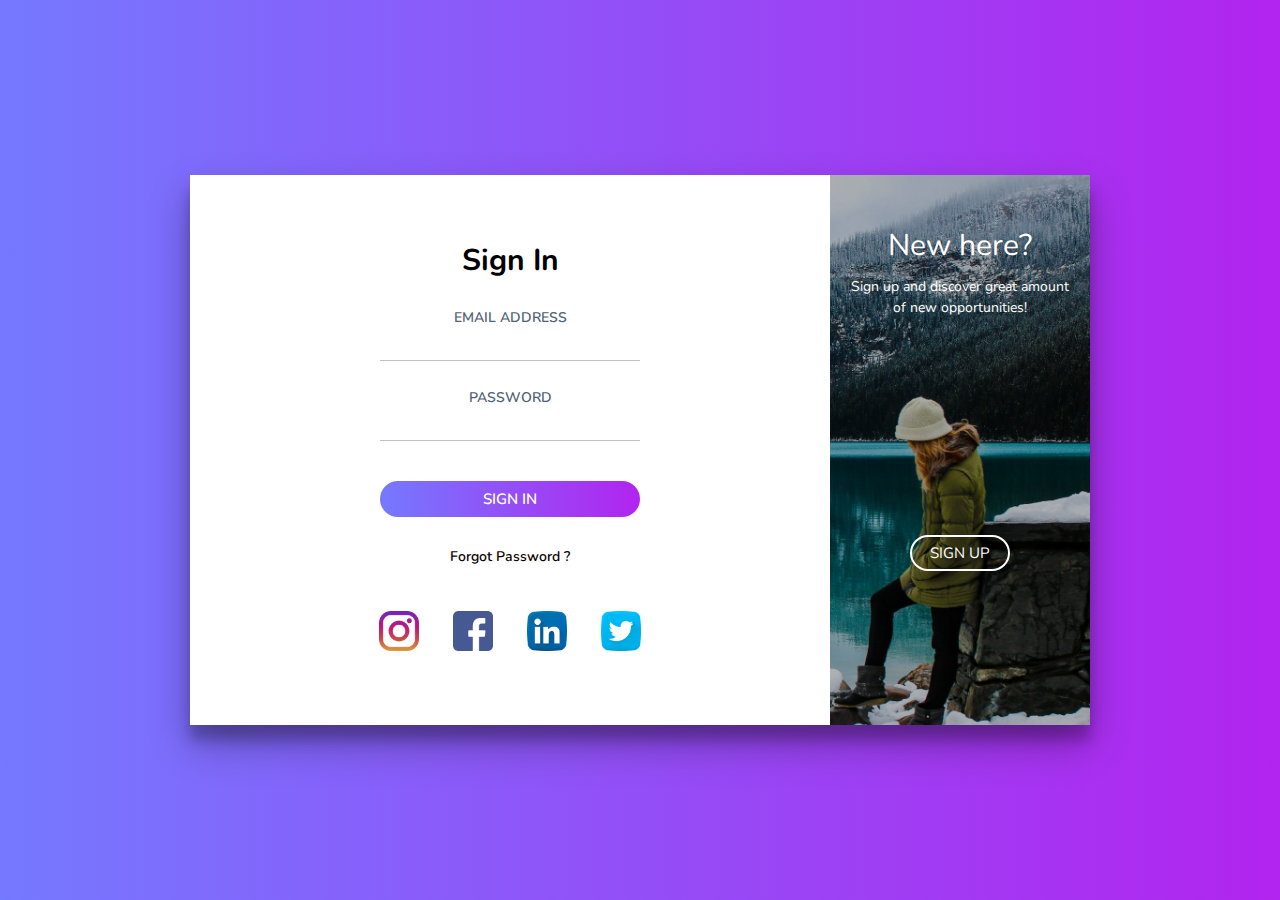
<file: portfolio/Contact-us/index.html>
<!DOCTYPE html>
<html>

<head>
    <title>How to Design Login & Registration Form Transition</title>
    <meta charset="UTF-8">
    <meta name="viewport" content="width=device-width, initial-scale=1">
    <link rel="stylesheet" type="text/css" href="style.css">
    <link href="https://fonts.googleapis.com/css?family=Nunito:400,600,700,800&display=swap" rel="stylesheet">
</head>

<body>

    <div class="cont">
        <div class="form sign-in">
            <h2>Sign In</h2>
            <label>
                <span>Email Address</span>
                <input type="email" name="email">
            </label>
            <label>
                <span>Password</span>
                <input type="password" name="password">
            </label>
            <button class="submit" type="button">Sign In</button>
            <p class="forgot-pass">Forgot Password ?</p>

            <div class="social-media">
                <ul>
                    <li><a href="https://www.instagram.com/pratikrbagale/"><img src="instagram.png"></a></li>
                    <li><a href="//www.facebook.com/pratik.bagale.39"></a><img src="facebook.png"></li>
                    <li><a href="https://www.linkedin.com/in/pratik-bagale-00767215a/"></a><img src="linkedin.png">
                    </li>
                    <li><a href="https://twitter.com/Pratik930?s=09"></a><img src="twitter.png"></li>
                </ul>
            </div>
        </div>

        <div class="sub-cont">
            <div class="img">
                <div class="img-text m-up">
                    <h2>New here?</h2>
                    <p>Sign up and discover great amount of new opportunities!</p>
                </div>
                <div class="img-text m-in">
                    <h2>One of us?</h2>
                    <p>If you already has an account, just sign in. We've missed you!</p>
                </div>
                <div class="img-btn">
                    <span class="m-up">Sign Up</span>
                    <span class="m-in">Sign In</span>
                </div>
            </div>
            <div class="form sign-up">
                <h2>Sign Up</h2>
                <label>
                    <span>Name</span>
                    <input type="text">
                </label>
                <label>
                    <span>Email</span>
                    <input type="email">
                </label>
                <label>
                    <span>Password</span>
                    <input type="password">
                </label>
                <label>
                    <span>Confirm Password</span>
                    <input type="password">
                </label>
                <button type="button" class="submit">Sign Up Now</button>
            </div>
        </div>
    </div>
    <script type="text/javascript" src="script.js"></script>
</body>

</html>
</file>
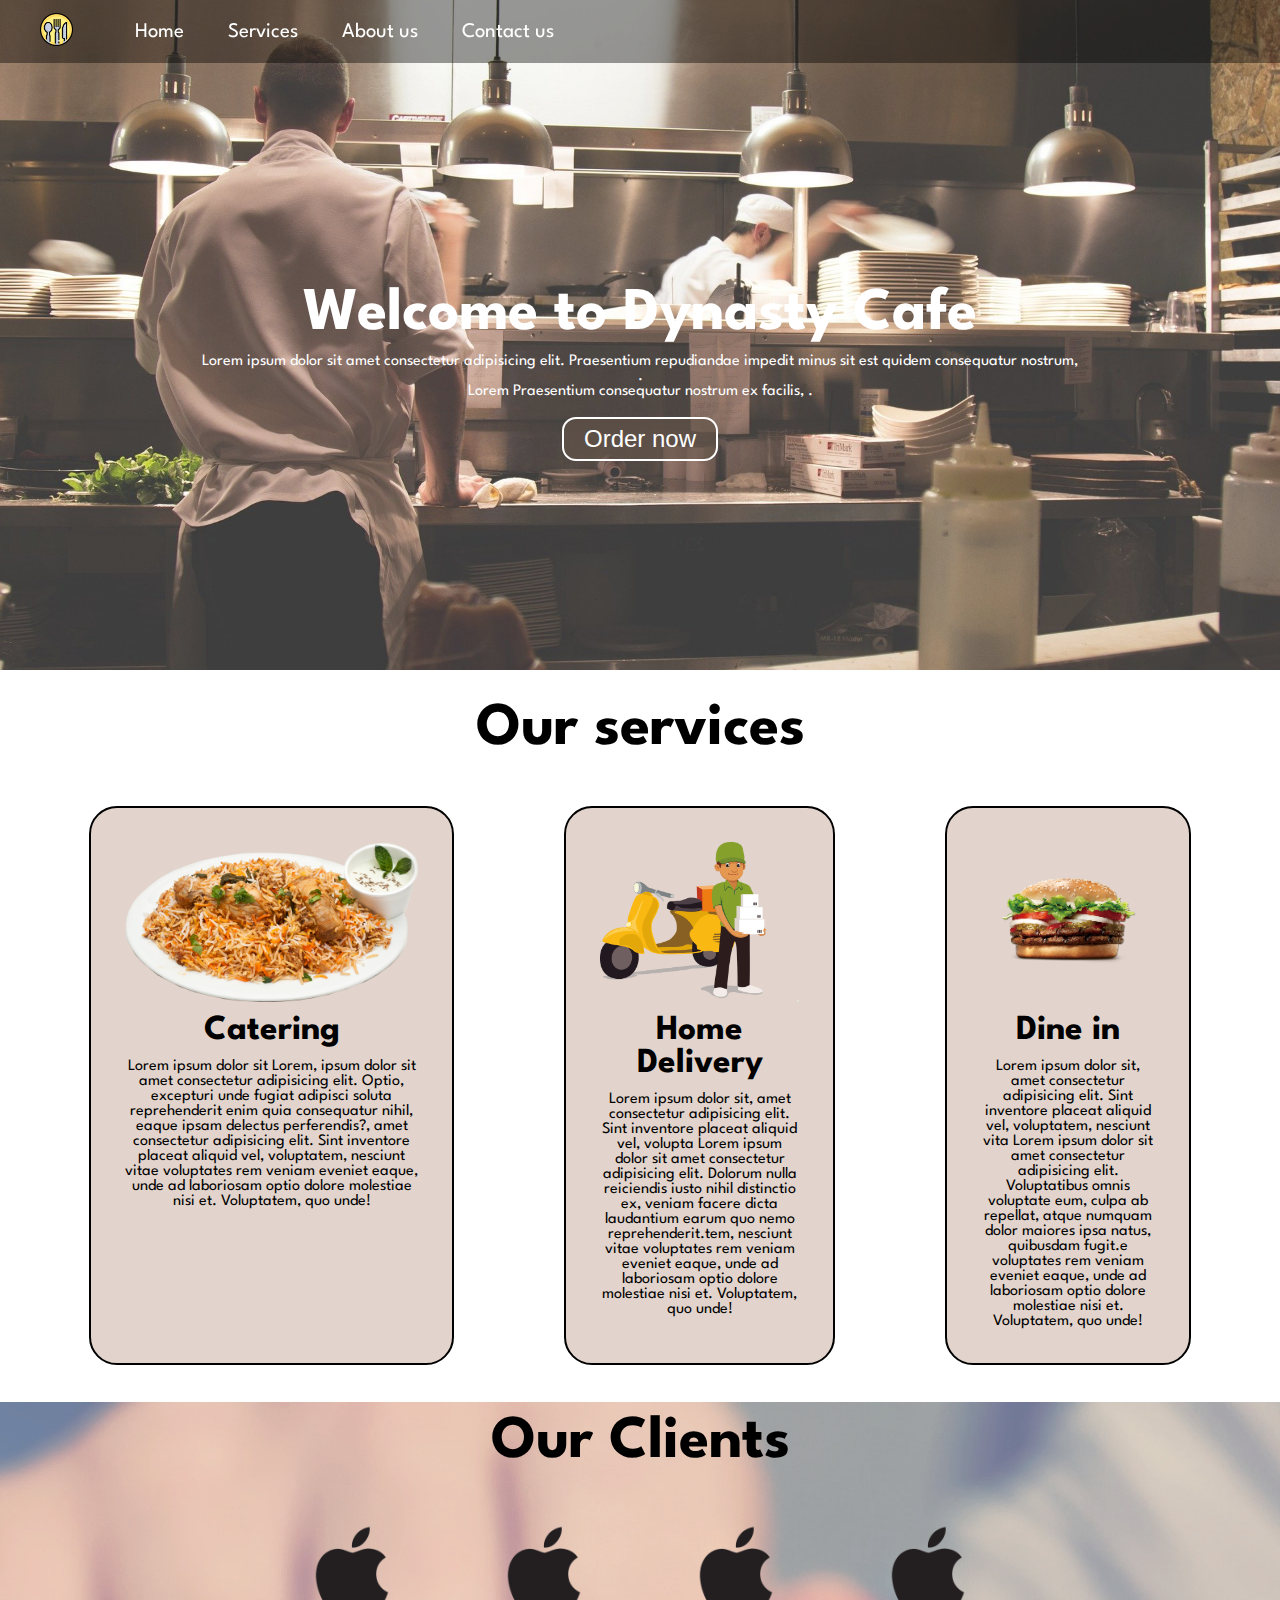
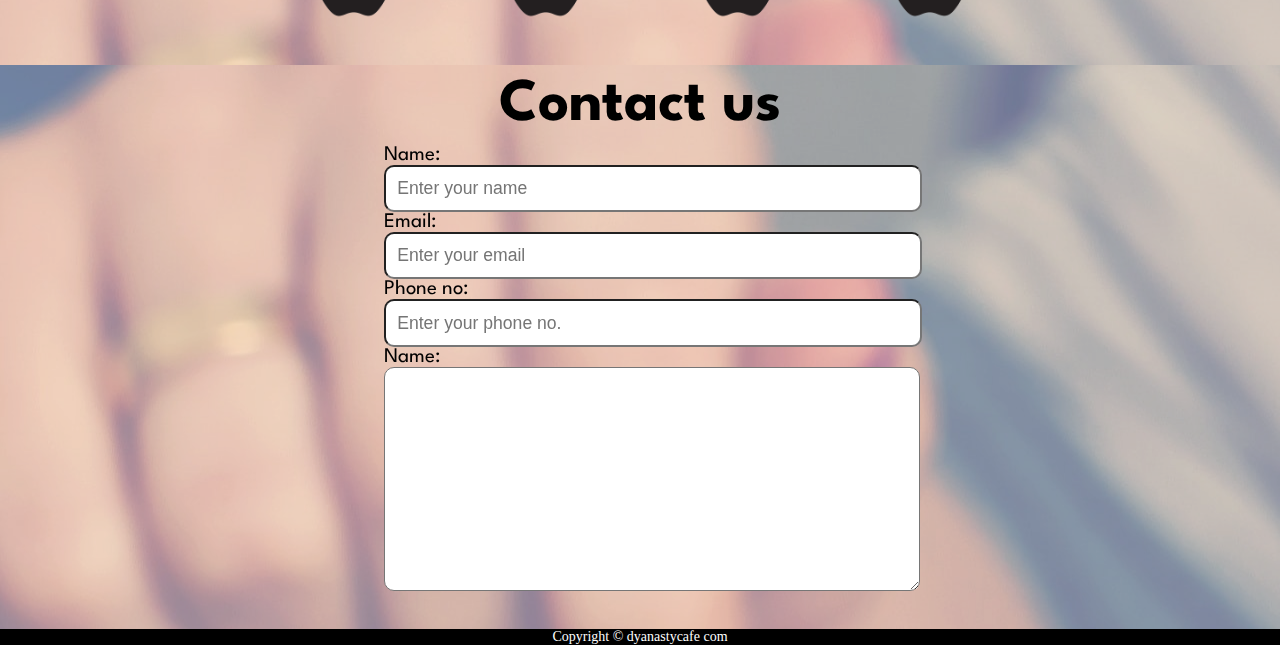
<file: Codes/home.html>
<!DOCTYPE html>
<html lang="en">

<head>
    <meta charset="UTF-8">
    <meta name="viewport" content="width=device-width, initial-scale=1.0">
    <title>Dynasty Cafe</title>
    <link rel="icon" href="hotelpng.png" type="image/x-icon">
    <link rel="stylesheet" href="home.css">
    <link rel="stylesheet" media="screen and(max-width: 700px) phone.css">
    <link rel="preconnect" href="https://fonts.gstatic.com">
    <link href="https://fonts.googleapis.com/css2?family=Spartan:wght@500&display=swap" rel="stylesheet">
</head>

<body>
    <nav id="navbar">
        <div id="logo">
            <img src="hotelpng.png" alt="Dynasty Cafe">
        </div>
        <ul>
            <li class="item"><a href="#">Home</a></li>
            <li class="item"><a href="#">Services</a></li>
            <li class="item"><a href="#">About us</a></li>
            <li class="item"><a href="#">Contact us</a></li>
        </ul>
    </nav>

    <section id="home">
        <h1 class="h-primary">Welcome to Dynasty Cafe</h1>
        <p>Lorem ipsum dolor sit amet consectetur adipisicing elit. Praesentium repudiandae impedit minus sit est quidem
            consequatur nostrum, .</p>
        <p>Lorem Praesentium consequatur nostrum ex facilis, .</p>
        <button class="btn">Order now</button>
    </section>
    <section id="services-container">
        <h1 class="h-primary center">Our services</h1>
        <div id="services">
            <div class="box">
                <img src="png1.png" alt="">
                <h2 class="h-secondary center">Catering</h2>
                <p class="center">
                    Lorem ipsum dolor sit Lorem, ipsum dolor sit amet consectetur adipisicing elit. Optio, excepturi
                    unde fugiat adipisci soluta reprehenderit enim quia consequatur nihil, eaque ipsam delectus
                    perferendis?, amet consectetur adipisicing elit. Sint inventore placeat aliquid vel,
                    voluptatem, nesciunt vitae voluptates rem veniam eveniet eaque, unde ad laboriosam optio dolore
                    molestiae nisi et. Voluptatem, quo unde!</p>
            </div>
            <div class="box">
                <img src="deliveryboy.png" alt="">
                <h2 class="h-secondary center">Home Delivery</h2>
                <p class="center">
                    Lorem ipsum dolor sit, amet consectetur adipisicing elit. Sint inventore placeat aliquid vel,
                    volupta Lorem ipsum dolor sit amet consectetur adipisicing elit. Dolorum nulla reiciendis iusto
                    nihil distinctio ex, veniam facere dicta laudantium earum quo nemo reprehenderit.tem, nesciunt vitae
                    voluptates rem veniam eveniet eaque, unde ad laboriosam optio dolore
                    molestiae nisi et. Voluptatem, quo unde!</p>
            </div>
            <div class="box">
                <img src="png3.png" alt="">
                <h2 class="h-secondary center">Dine in</h2>
                <p class="center">
                    Lorem ipsum dolor sit, amet consectetur adipisicing elit. Sint inventore placeat aliquid vel,
                    voluptatem, nesciunt vita Lorem ipsum dolor sit amet consectetur adipisicing elit. Voluptatibus
                    omnis voluptate eum, culpa ab repellat, atque numquam dolor maiores ipsa natus, quibusdam fugit.e
                    voluptates rem veniam eveniet eaque, unde ad laboriosam optio dolore
                    molestiae nisi et. Voluptatem, quo unde!</p>
            </div>
        </div>
    </section>
    <section id="client-section">
        <h1 class="h-primary center">Our Clients</h1>
        <div id="clients">
            <div class="client-item">
                <img src="logo1food.png" alt="our clinets">

            </div>
            <div class="client-item">
                <img src="logo1food.png" alt="our clinets">

            </div>
            <div class="client-item">
                <img src="logo1food.png" alt="our clinets">

            </div>
            <div class="client-item">
                <img src="logo1food.png" alt="our clinets">

            </div>
        </div>
    </section>
    <section id="contact">
        <h2 class="h-primary center">Contact us</h2>
        <div id="contact-box">
            <form action="">
                <div class="form-group">
                    <label for="name">Name: </label>
                    <input type="text" name="name" id="name" placeholder="Enter your name">
                </div>
                <div class="form-group">
                    <label for="email">Email: </label>
                    <input type="email" name="name" id="email" placeholder="Enter your email">
                </div>
                <div class="form-group">
                    <label for="phone">Phone no: </label>
                    <input type="phone" name="name" id="phone" placeholder="Enter your phone no.">
                </div>
                <div class="form-group">
                    <label for="message">Name: </label>
                    <textarea name="message" id="" cols="30" rows="10"></textarea>
            </form>
        </div>
        </div>
    </section>
    <footer>
        <div class="center">
            Copyright &copy; dyanastycafe com
        </div>
    </footer>
</body>

</html>
</file>
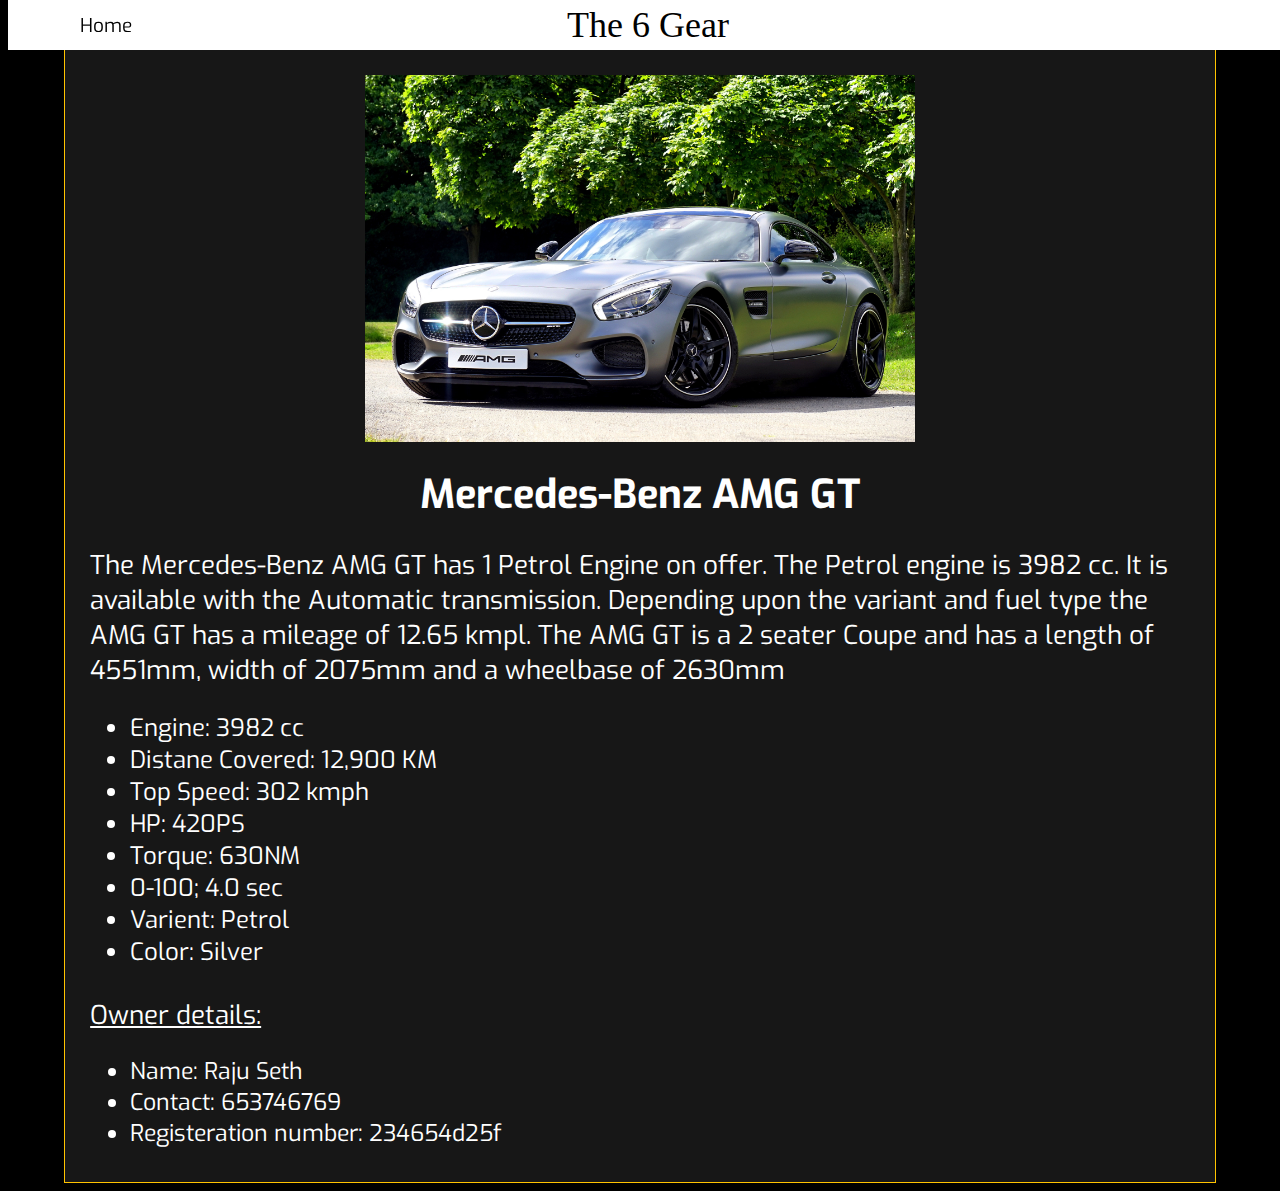
<file: For Showroom/amggt1.html>
<!DOCTYPE html>
<html lang="en">

<head>
    <meta charset="UTF-8">
    <meta name="viewport" content="width=device-width, initial-scale=1.0">
    <title>AMG-GT</title>
    <link rel="icon" href="titleimg.png" type="image/x-icon">
    <link rel="stylesheet" href="amggt1.css">
    <link rel="preconnect" href="https://fonts.gstatic.com">
    <link href="https://fonts.googleapis.com/css2?family=Exo&display=swap" rel="stylesheet">
</head>

<body>
    <header>
        The 6 Gear
    </header>
    <div class="button1">
        <a href="second-hand-car.html">Home</a>
    </div>
    <div class="container1">
        <img src="AMG-GT-Silver.jpg" alt="error" class="img1">
        <div class="class2">
            <h1>Mercedes-Benz AMG GT</h1>
            <p><span id="id2">
                    The Mercedes-Benz AMG GT has 1 Petrol Engine on offer. The Petrol engine is 3982 cc. It is available
                    with the Automatic transmission. Depending upon the variant and fuel type the AMG GT has a mileage
                    of
                    12.65 kmpl. The AMG GT is a 2 seater Coupe and has a length of 4551mm, width of 2075mm and a
                    wheelbase
                    of 2630mm
                </span>
            <div class="class3">
                <ul>
                    <li>Engine: 3982 cc</li>
                    <li>Distane Covered: 12,900 KM</li>
                    <li>Top Speed: 302 kmph</li>
                    <li>HP: 420PS</li>
                    <li>Torque: 630NM</li>
                    <li>0-100; 4.0 sec</li>
                    <li>Varient: Petrol</li>
                    <li>Color: Silver</li>
                </ul>
            </div>
            </p>
        </div>
        <div class="class1">
            <span id="id1"> Owner details:</span>
            <ul>
                <li>Name: Raju Seth</li>
                <li>Contact: 653746769</li>
                <li>Registeration number: 234654d25f</li>
            </ul>
        </div>


    </div>

</body>

</html>
</file>
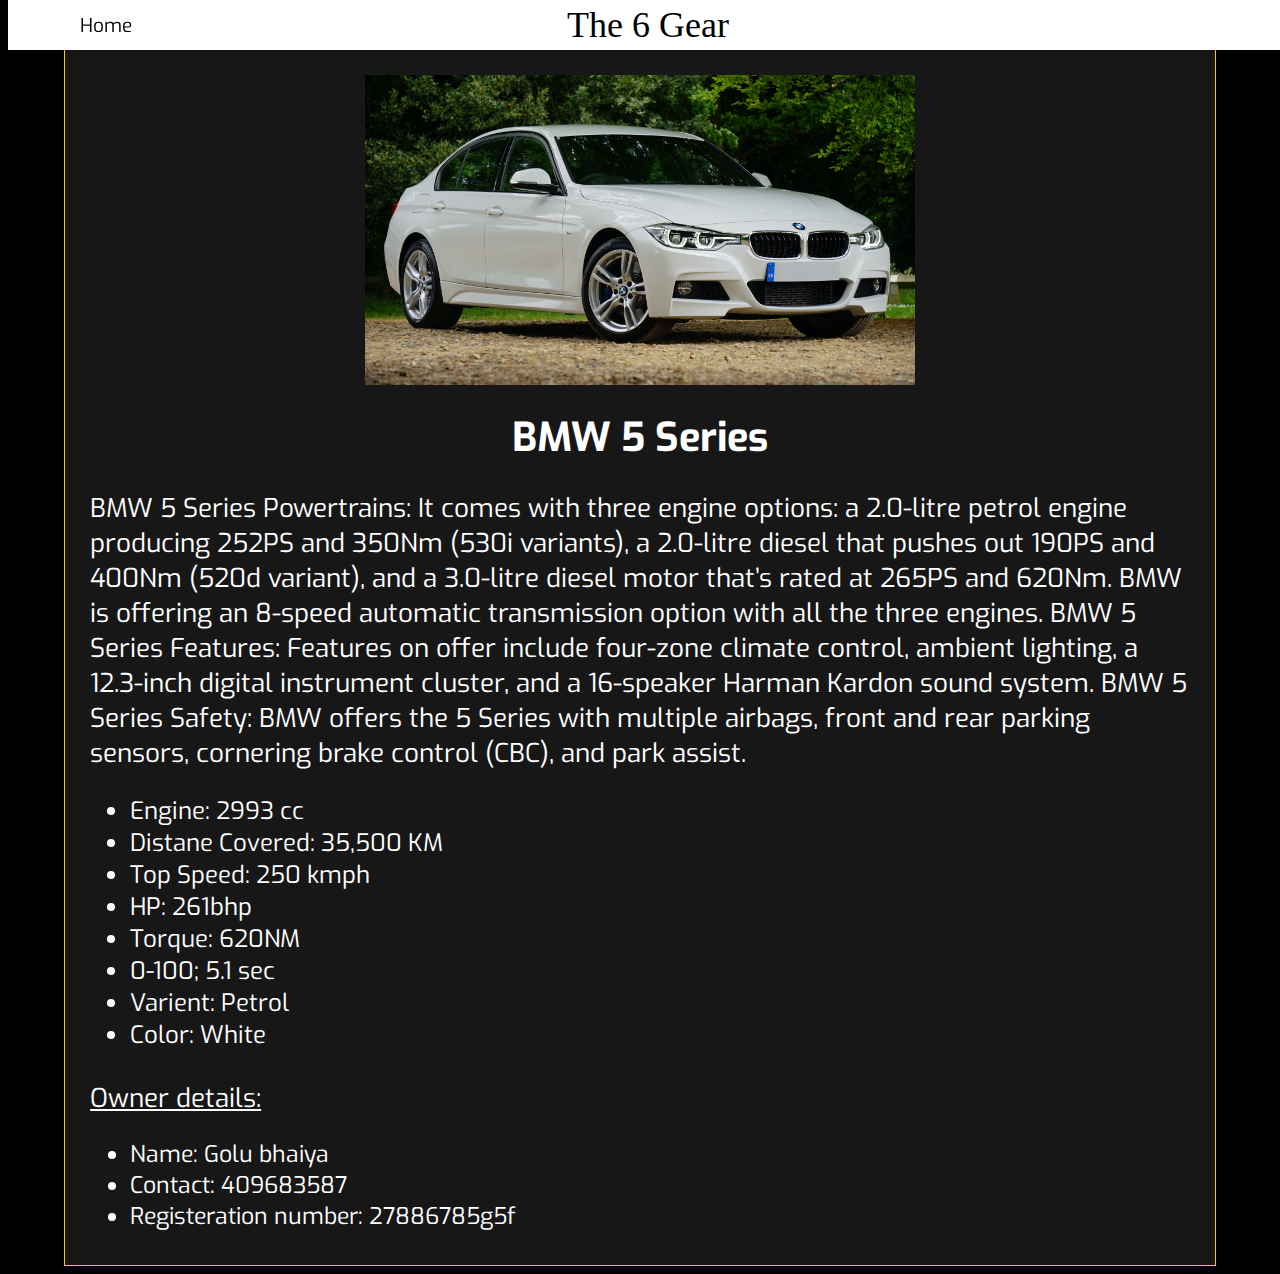
<file: For Showroom/car3.html>
<!DOCTYPE html>
<html lang="en">

<head>
    <meta charset="UTF-8">
    <meta name="viewport" content="width=device-width, initial-scale=1.0">
    <title>AMG-GT</title>
    <link rel="icon" href="titleimg.png" type="image/x-icon">
    <link rel="stylesheet" href="amggt1.css">
    <link rel="preconnect" href="https://fonts.gstatic.com">
    <link href="https://fonts.googleapis.com/css2?family=Exo&display=swap" rel="stylesheet">
</head>

<body>
    <header>
        The 6 Gear
    </header>
    <div class="button1">
        <a href="second-hand-car.html">Home</a>
    </div>
    <div class="container1">
        <img src="5-series.jpg" alt="error" class="img1">
        <div class="class2">
            <h1>BMW 5 Series</h1>
            <p><span id="id2">
                    BMW 5 Series Powertrains: It comes with three engine options: a 2.0-litre petrol engine producing
                    252PS and 350Nm (530i variants), a 2.0-litre diesel that pushes out 190PS and 400Nm (520d variant),
                    and a 3.0-litre diesel motor that’s rated at 265PS and 620Nm. BMW is offering an 8-speed automatic
                    transmission option with all the three engines.

                    BMW 5 Series Features: Features on offer include four-zone climate control, ambient lighting, a
                    12.3-inch digital instrument cluster, and a 16-speaker Harman Kardon sound system.

                    BMW 5 Series Safety: BMW offers the 5 Series with multiple airbags, front and rear parking sensors,
                    cornering brake control (CBC), and park assist. </span>
            <div class="class3">
                <ul>
                    <li>Engine: 2993 cc</li>
                    <li>Distane Covered: 35,500 KM</li>
                    <li>Top Speed: 250 kmph</li>
                    <li>HP: 261bhp</li>
                    <li>Torque: 620NM</li>
                    <li>0-100; 5.1 sec</li>
                    <li>Varient: Petrol</li>
                    <li>Color: White</li>
                </ul>
            </div>
            </p>
        </div>
        <div class="class1">
            <span id="id1"> Owner details:</span>
            <ul>
                <li>Name: Golu bhaiya</li>
                <li>Contact: 409683587</li>
                <li>Registeration number: 27886785g5f</li>
            </ul>
        </div>


    </div>

</body>

</html>
</file>
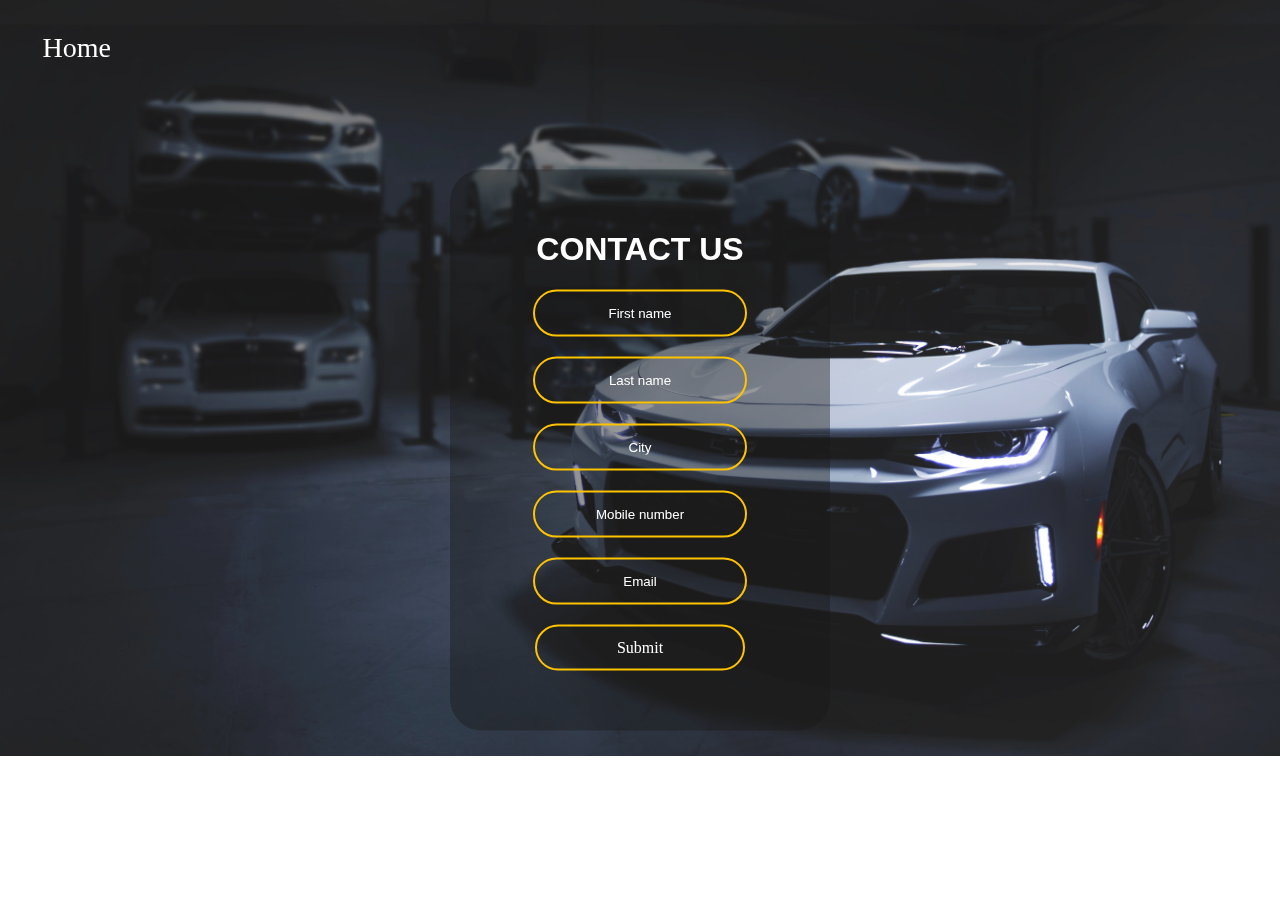
<file: For Showroom/contact-us.html>
<!DOCTYPE html>
<html lang="en">

<head>
    <meta charset="UTF-8">
    <meta name="viewport" content="width=device-width, initial-scale=1.0">
    <title>Contact us</title>
    <link rel="stylesheet" href="contact-us.css">
    <link rel="icon" href="titleimg.png" type="image/x-icon">
</head>

<body>
    <div class="img">
        <img src="contact-us-img.jpg" alt="" width="100%" height="">
    </div>
    <form class="box" action="index.html" method="post">
        <span class="contactus">
            <h1>Contact us</h1>
        </span>
        <input type="text" name="firstname" id="textname" placeholder="First name">
        <input type="text" name="lastname" id="textname" placeholder="Last name">
        <input type="text" name="location" id="textname" placeholder="City">
        <input type="text" name="number" id="textname" placeholder="Mobile number">
        <input type="text" name="emailid" id="textname" placeholder="Email">
        <a href="thank-you-for-sub.html" class="button">Submit</a>
    </form>
    <div class="button1">
        <a href="second-hand-car.html">Home</a>
    </div>
</body>

</html>
</file>
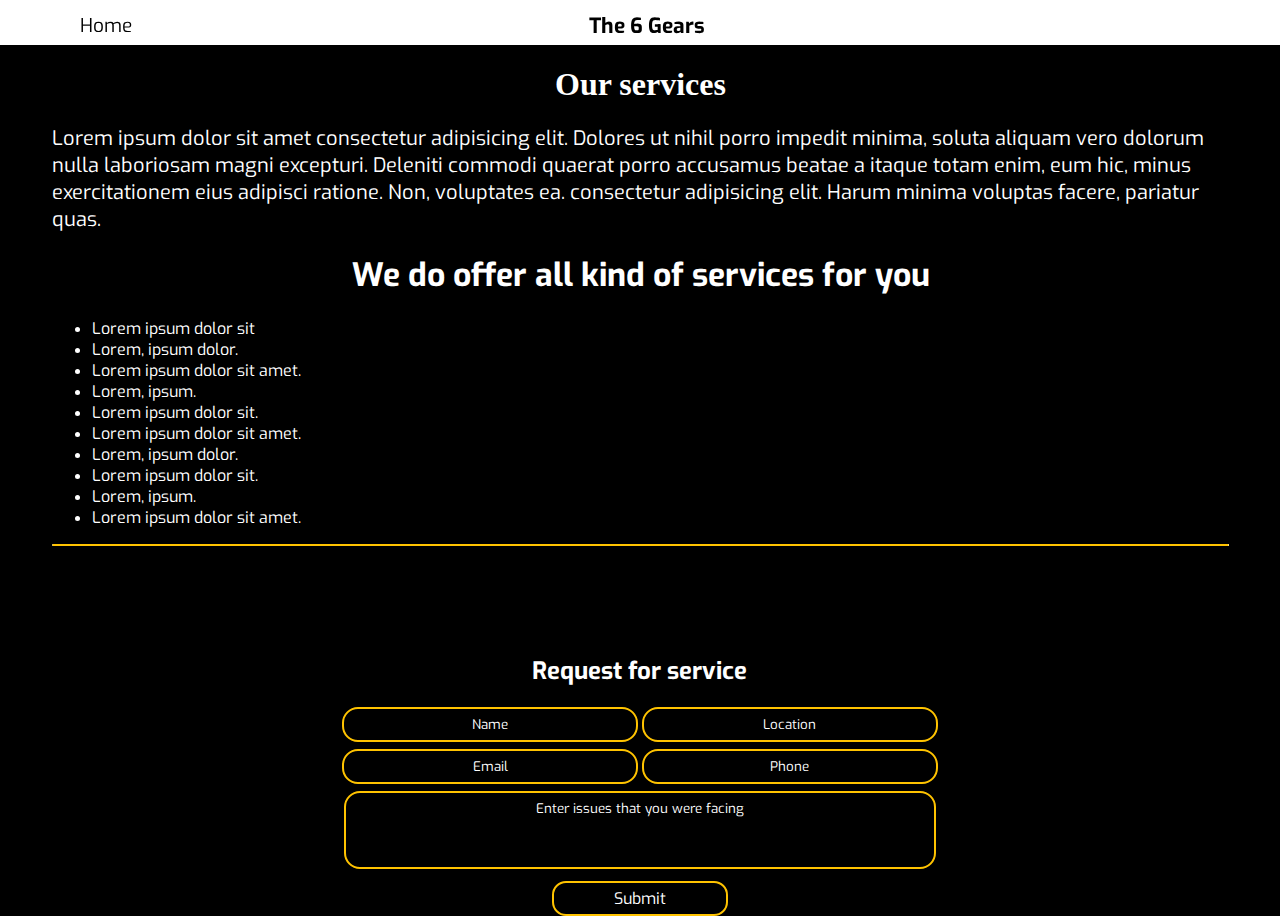
<file: For Showroom/services.html>
<!DOCTYPE html>
<html lang="en">

<head>
    <meta charset="UTF-8">
    <meta name="viewport" content="width=device-width, initial-scale=1.0">
    <title>Services</title>
    <link rel="icon" href="titleimg.png" type="image/x-icon">
    <link rel="stylesheet" href="services.css">
    <link href="https://fonts.googleapis.com/css2?family=Exo&display=swap" rel="stylesheet">

</head>

<body>
    <header>
        <span class="header1">
            <h3>The 6 Gears</h3>
        </span>
        <div class="button1">
            <a href="second-hand-car.html">Home</a>
        </div>

    </header>
    <a href="second-hand-car.html">Home</a>
    <div class="container1">
        <div class="class1">
            <span class="h1">
                <h1>Our services</h1>
            </span>
            <span class="para1">
                Lorem ipsum dolor sit amet consectetur adipisicing elit. Dolores ut nihil porro impedit minima, soluta
                aliquam vero dolorum nulla laboriosam magni excepturi. Deleniti commodi quaerat porro accusamus beatae a
                itaque totam enim, eum hic, minus exercitationem eius adipisci ratione. Non, voluptates ea.
                consectetur adipisicing elit. Harum minima voluptas facere, pariatur quas.
            </span>
            <span class="para2">
                <span class="h4">
                    <h1>We do offer all kind of services for you</h1>
                </span>
                <span class="list">
                    <ul>
                        <li>Lorem ipsum dolor sit</li>
                        <li>Lorem, ipsum dolor.</li>
                        <li>Lorem ipsum dolor sit amet.</li>
                        <li>Lorem, ipsum.</li>
                        <li>Lorem ipsum dolor sit.</li>
                        <li>Lorem ipsum dolor sit amet.</li>
                        <li>Lorem, ipsum dolor.</li>
                        <li>Lorem ipsum dolor sit.</li>
                        <li>Lorem, ipsum.</li>
                        <li>Lorem ipsum dolor sit amet.</li>
                    </ul>
                </span>
            </span>
        </div>
        <hr class="new1">
        <form action="request" class="request">
            <h2>Request for service</h2>
            <input type="text" name="Firstname" id="textbox" placeholder="Name">
            <input type="text" name="Lastname" id="textbox" placeholder="Location">
            <input type="text" name="email" id="textbox" placeholder="Email">
            <input type="text" name="phone" id="textbox" placeholder="Phone">
            <textarea name="text" id="textbox" cols="30" rows="10"
                placeholder="Enter issues that you were facing"></textarea>
            <a href="thank-you-for-sub.html" class="button2">Submit</a>
        </form>
    </div>
</body>

</html>
</file>
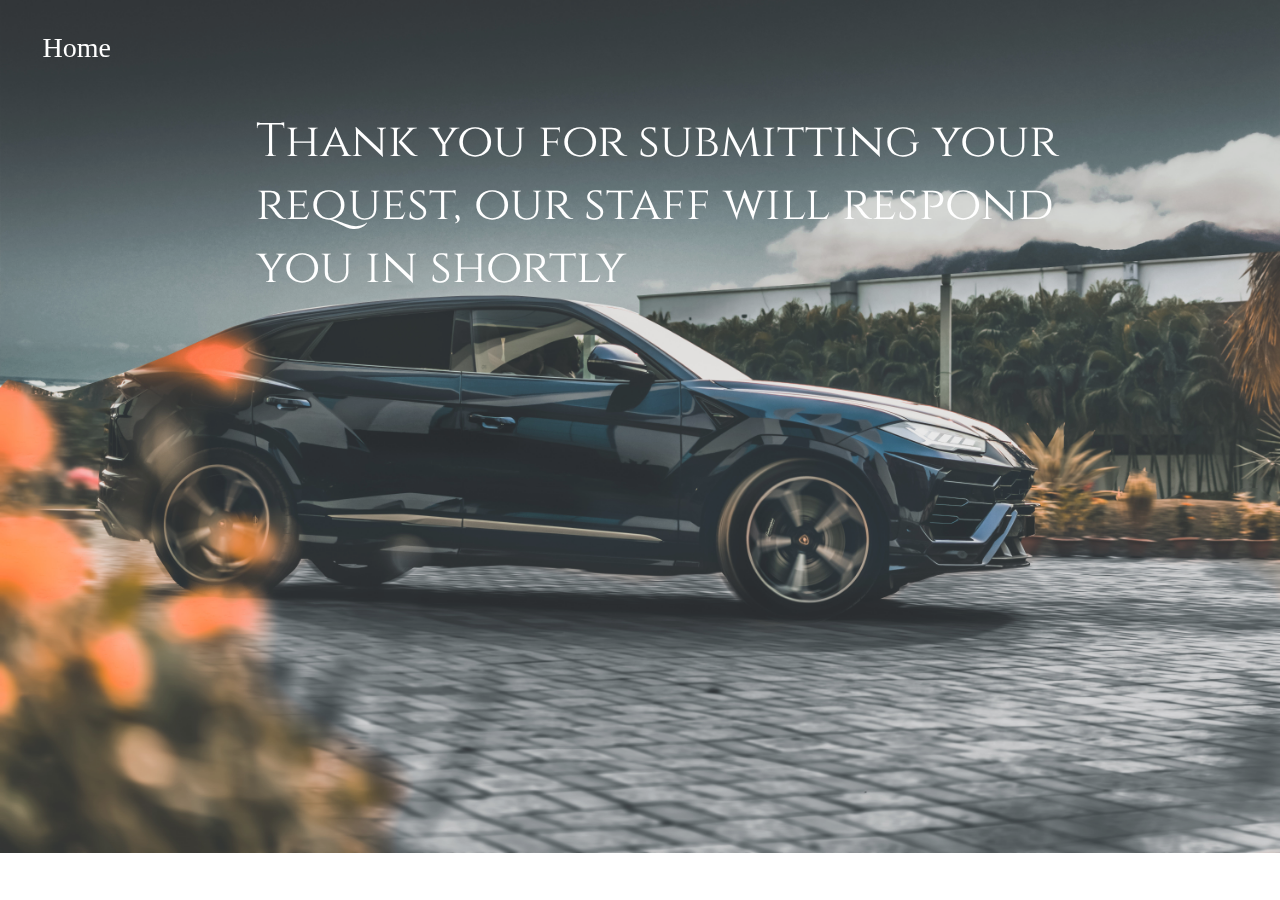
<file: For Showroom/thank-you-for-sub.html>
<!DOCTYPE html>
<html lang="en">

<head>
    <meta charset="UTF-8">
    <meta name="viewport" content="width=device-width, initial-scale=1.0">
    <title>Contact us</title>
    <link rel="stylesheet" href="thank-you-for-sub.css">
    <link rel="preconnect" href="https://fonts.gstatic.com">
    <link href="https://fonts.googleapis.com/css2?family=Cinzel&display=swap" rel="stylesheet">
    <link rel="icon" href="titleimg.png" type="image/x-icon">
</head>

<body>
    <div class="img2">
        <img src="thank-you-form.jpg" alt="error" width="100%">
    </div>
    <div class="ty">
        <p>
            Thank you for submitting your request, our staff will respond you in shortly
        </p>
    </div>
    <div class="button1">
        <a href="second-hand-car.html">Home</a>
    </div>
</body>

</html>
</file>
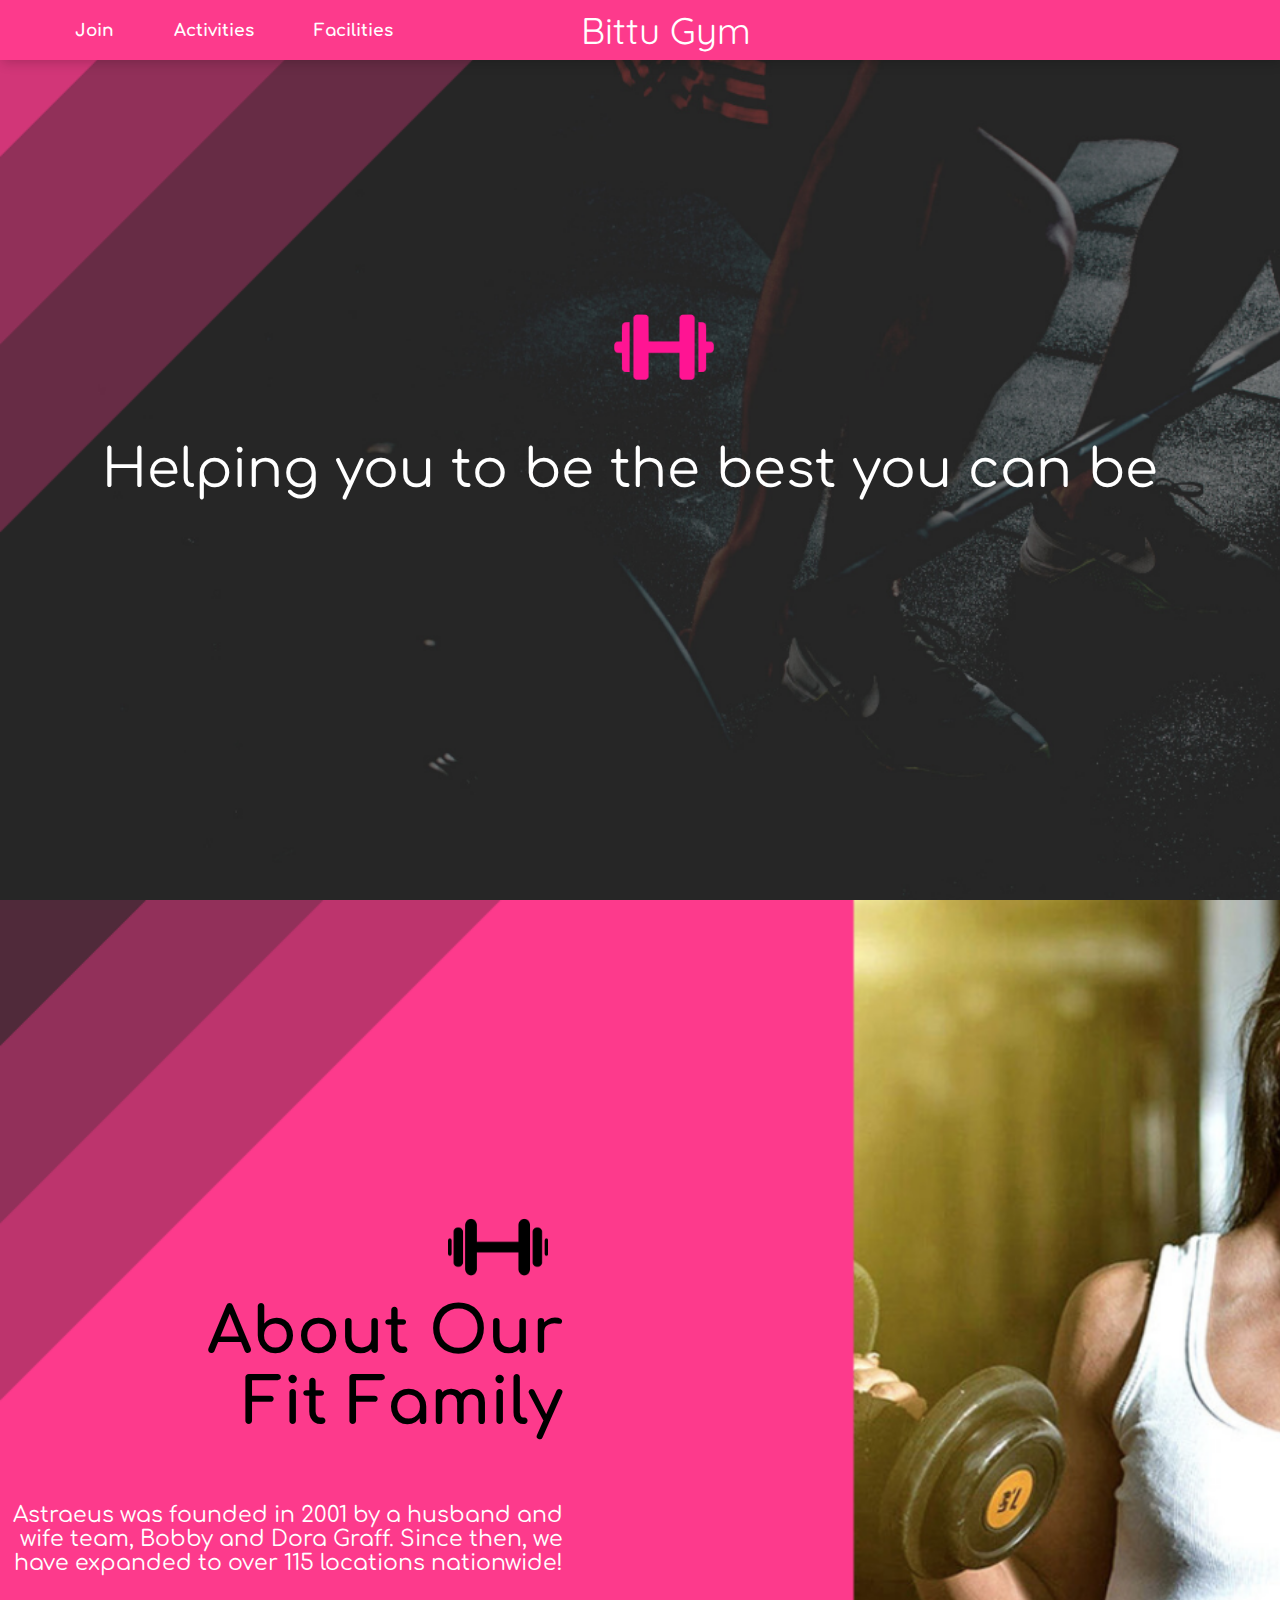
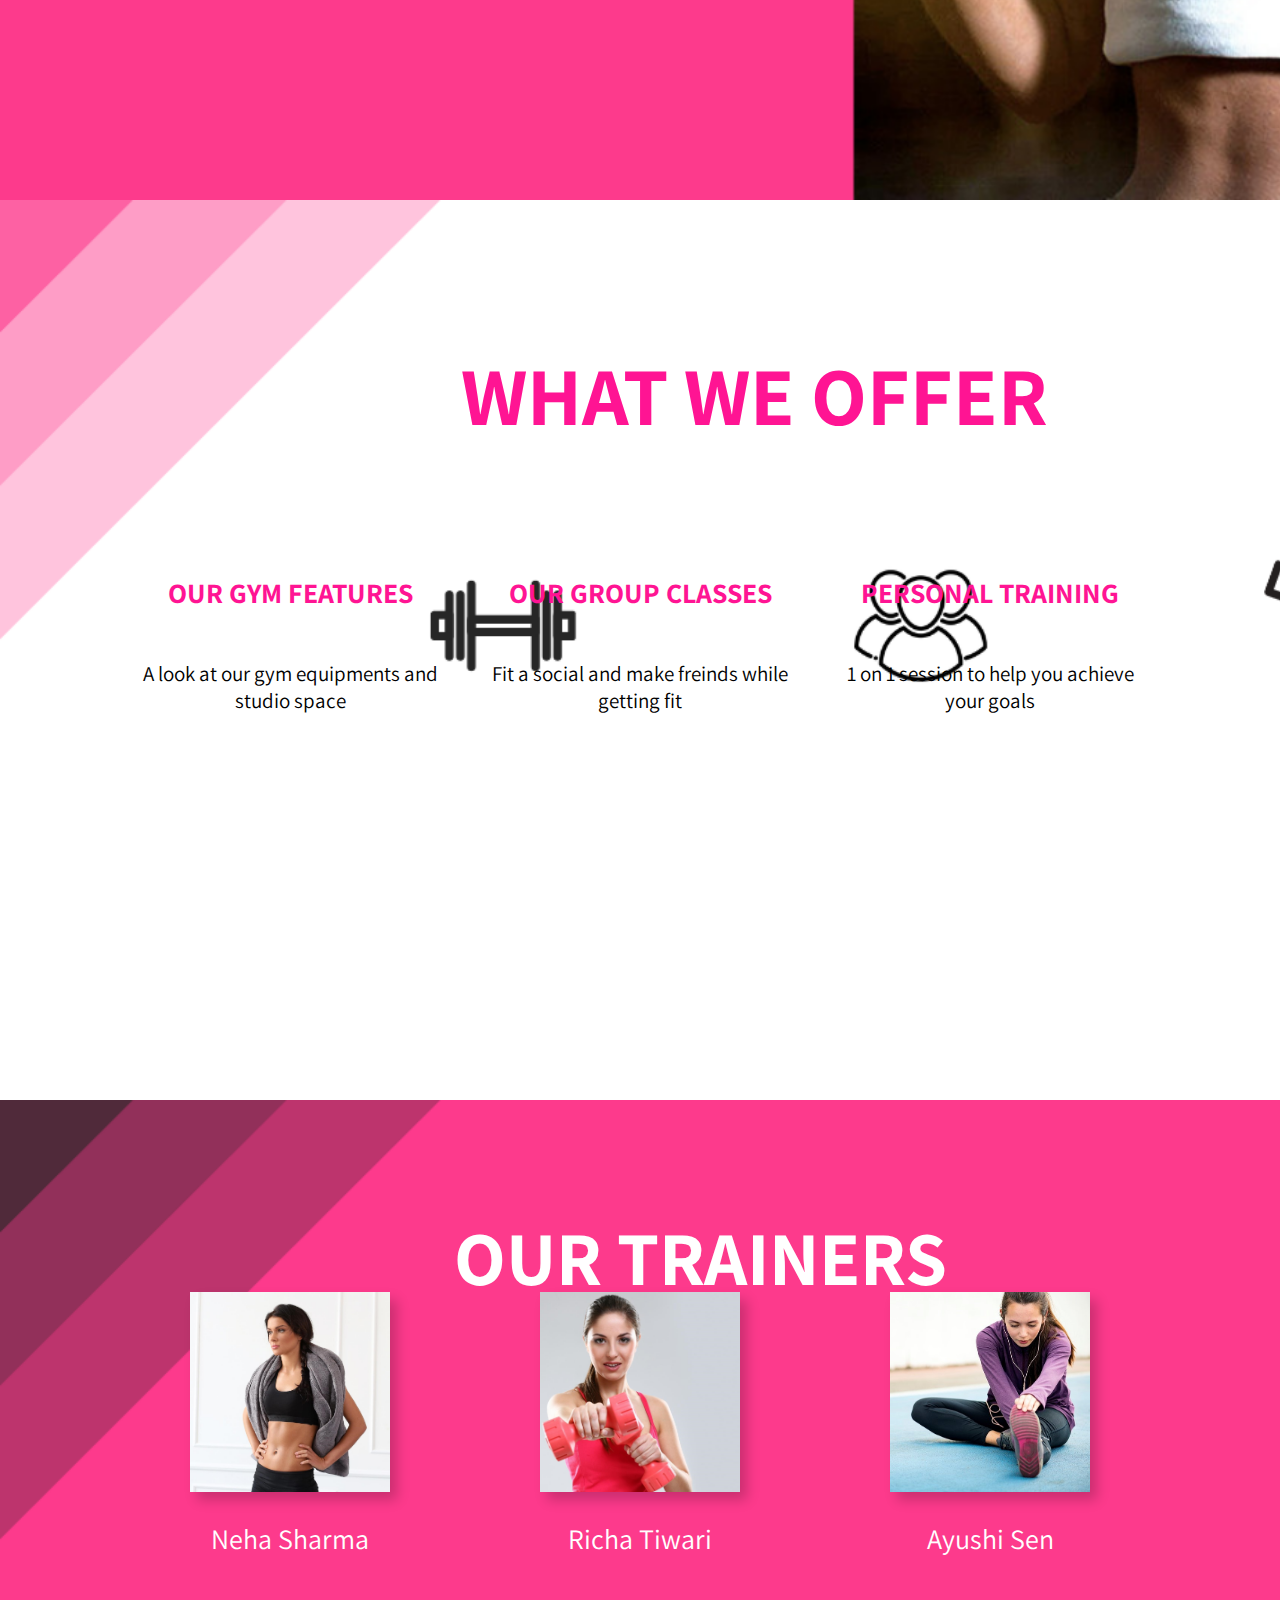
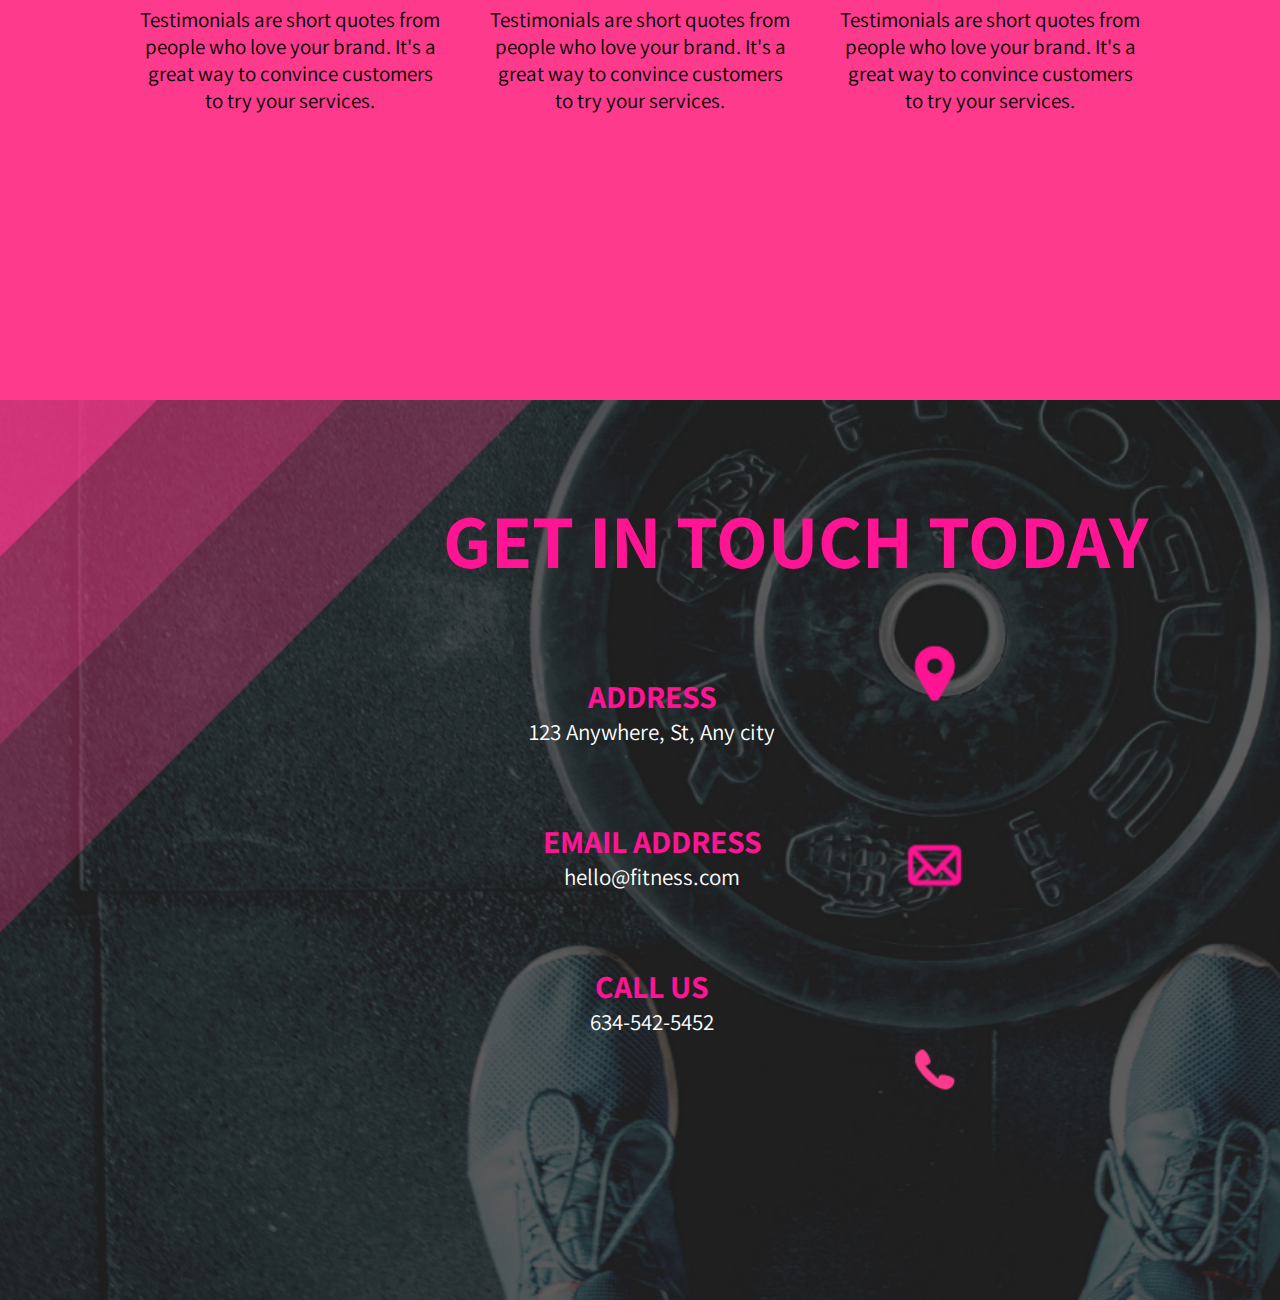
<file: Gym Site/indexmain.html>
<!DOCTYPE html>
<html lang="en">

<head>
    <meta charset="UTF-8">
    <meta name="viewport" content="width=device-width, initial-scale=1.0">
    <title>Bittu Gym</title>
    <link rel="stylesheet" href="indexmain.css">
    <link rel="preconnect" href="https://fonts.gstatic.com">
    <link rel="preconnect" href="https://fonts.gstatic.com">
    <link rel="preconnect" href="https://fonts.gstatic.com">
    <link rel="preconnect" href="https://fonts.gstatic.com">
    <link
        href="https://fonts.googleapis.com/css2?family=Assistant:wght@300&family=Comfortaa&family=Merriweather+Sans&family=Quicksand:wght@500&display=swap"
        rel="stylesheet">
</head>

<body>
    <section class="section1">
        <nav>
            <ul>
                <li><a href="#">Join</a></li>
                <li><a href="">Activities</a></li>
                <li><a href="">Facilities</a></li>
            </ul>
            <span class="name">Bittu Gym</span>
        </nav>
        <img src="dumbbell-xxl.png" class="logo" alt="error 404">
        <div class="cont1">
            <p>Helping you to be the best you can be</p>
        </div>
    </section>
    <section class="section2">
        <img src="dumbbell-pngrepo-com.png" class="logo2" alt="error 404">
        <div class="cont2">
            <p>
                About Our<br>Fit Family
            </p>
            <p>
                Astraeus was founded in 2001 by a husband and <br> wife team, Bobby and Dora Graff. Since then, we <br>
                have
                expanded
                to over 115 locations nationwide!
            </p>
        </div>
    </section>
    <section class="section3">
        <div class="para1">
            <h1>WHAT WE OFFER</h1>
        </div>
        <div class="box-container">
            <div class="box-1">
                <p class="heading">OUR GYM FEATURES</p>
                <p class="details">A look at our gym equipments and studio space</p>
            </div>
            <div class="box-2">
                <p class="heading">OUR GROUP CLASSES</p>
                <p class="details">Fit a social and make freinds while getting fit</p>
            </div>
            <div class="box-3">
                <p class="heading">PERSONAL TRAINING</p>
                <p class="details">1 on 1 session to help you achieve your goals</p>
            </div>
        </div>
    </section>
    </div>
    <section class="section4">
        <div class="para2">
            <h1>OUR TRAINERS</h1>
        </div>
        <div class="box-container">
            <div class="box-a">
                <img src="c1.jpg" class="client" alt="Neha Sharma">
                <p class="headinga">Neha Sharma</p>
                <p class="detailsa">Testimonials are short quotes from people who love your brand. It's a great way to
                    convince customers to try your services.</p>
            </div>
            <div class="box-b">
                <img src="c2.jpg" class="client" alt="Richa Tiwari">
                <p class="headinga">Richa Tiwari</p>
                <p class="detailsa">Testimonials are short quotes from people who love your brand. It's a great way to
                    convince customers to try your services.</p>
            </div>
            <div class="box-c">
                <img src="c3.jpg" class="client" alt="Ayushi Sen">
                <p class="headinga">Ayushi Sen</p>
                <p class="detailsa">Testimonials are short quotes from people who love your brand. It's a great way to
                    convince customers to try your services.</p>
            </div>
        </div>
    </section>
    <section class="section5">
        <span class="headingb">
            <h1>GET IN TOUCH TODAY</h1>
        </span>
        <div class="box-container1">
            <div class="box-i">
                <p>ADDRESS</p>
                <p>123 Anywhere, St, Any city</p>
            </div>
            <div class="box-ii">
                <p>EMAIL ADDRESS</p>
                <p>hello@fitness.com</p>
            </div>
            <div class="box-iii">
                <p>CALL US</p>
                <p>634-542-5452</p>
            </div>
        </div>
    </section>

</body>

</html>
</file>
<file: portfolio/Contact-us/style.css>
/** @format */

*,
*:before,
*:after {
  margin: 0;
  padding: 0;
  box-sizing: border-box;
  font-family: "Nunito", sans-serif;
}

body {
  width: 100%;
  height: 100vh;
  display: flex;
  justify-content: center;
  align-items: center;
  background: -webkit-linear-gradient(left, #7579ff, #b224ef);
  font-family: "Nunito", sans-serif;
}

input,
button {
  border: none;
  outline: none;
  background: none;
}

.cont {
  overflow: hidden;
  position: relative;
  width: 900px;
  height: 550px;
  background: #fff;
  box-shadow: 0 19px 38px rgba(0, 0, 0, 0.3), 0 15px 12px rgba(0, 0, 0, 0.22);
}

.form {
  position: relative;
  width: 640px;
  height: 100%;
  padding: 50px 30px;
  -webkit-transition: -webkit-transform 1.2s ease-in-out;
  transition: -webkit-transform 1.2s ease-in-out;
  transition: transform 1.2s ease-in-out;
  transition: transform 1.2s ease-in-out, -webkit-transform 1.2s ease-in-out;
}

h2 {
  width: 100%;
  font-size: 30px;
  text-align: center;
}

label {
  display: block;
  width: 260px;
  margin: 25px auto 0;
  text-align: center;
}

label span {
  font-size: 14px;
  font-weight: 600;
  color: #505f75;
  text-transform: uppercase;
}

input {
  display: block;
  width: 100%;
  margin-top: 5px;
  font-size: 16px;
  padding-bottom: 5px;
  border-bottom: 1px solid rgba(109, 93, 93, 0.4);
  text-align: center;
  font-family: "Nunito", sans-serif;
}

button {
  display: block;
  margin: 0 auto;
  width: 260px;
  height: 36px;
  border-radius: 30px;
  color: #fff;
  font-size: 15px;
  cursor: pointer;
}

.submit {
  margin-top: 40px;
  margin-bottom: 30px;
  text-transform: uppercase;
  font-weight: 600;
  font-family: "Nunito", sans-serif;
  background: -webkit-linear-gradient(left, #7579ff, #b224ef);
}

.submit:hover {
  background: -webkit-linear-gradient(left, #b224ef, #7579ff);
}

.forgot-pass {
  margin-top: 15px;
  text-align: center;
  font-size: 14px;
  font-weight: 600;
  color: #0c0101;
  cursor: pointer;
}

.forgot-pass:hover {
  color: red;
}

.social-media {
  width: 100%;
  text-align: center;
  margin-top: 20px;
}

.social-media ul {
  list-style: none;
}

.social-media ul li {
  display: inline-block;
  cursor: pointer;
  margin: 25px 15px;
}

.social-media img {
  width: 40px;
  height: 40px;
}

.sub-cont {
  overflow: hidden;
  position: absolute;
  left: 640px;
  top: 0;
  width: 900px;
  height: 100%;
  padding-left: 260px;
  background: #fff;
  -webkit-transition: -webkit-transform 1.2s ease-in-out;
  transition: -webkit-transform 1.2s ease-in-out;
  transition: transform 1.2s ease-in-out;
}

.cont.s-signup .sub-cont {
  -webkit-transform: translate3d(-640px, 0, 0);
  transform: translate3d(-640px, 0, 0);
}

.img {
  overflow: hidden;
  z-index: 2;
  position: absolute;
  left: 0;
  top: 0;
  width: 260px;
  height: 100%;
  padding-top: 360px;
}

.img:before {
  content: "";
  position: absolute;
  right: 0;
  top: 0;
  width: 900px;
  height: 100%;
  background-image: url("bg.jpg");
  background-size: cover;
  transition: -webkit-transform 1.2s ease-in-out;
  transition: transform 1.2s ease-in-out, -webkit-transform 1.2s ease-in-out;
}

.img:after {
  content: "";
  position: absolute;
  left: 0;
  top: 0;
  width: 100%;
  height: 100%;
  background: rgba(0, 0, 0, 0.3);
}

.cont.s-signup .img:before {
  -webkit-transform: translate3d(640px, 0, 0);
  transform: translate3d(640px, 0, 0);
}

.img-text {
  z-index: 2;
  position: absolute;
  left: 0;
  top: 50px;
  width: 100%;
  padding: 0 20px;
  text-align: center;
  color: #fff;
  -webkit-transition: -webkit-transform 1.2s ease-in-out;
  transition: -webkit-transform 1.2s ease-in-out;
  transition: transform 1.2s ease-in-out, -webkit-transform 1.2s ease-in-out;
}

.img-text h2 {
  margin-bottom: 10px;
  font-weight: normal;
}

.img-text p {
  font-size: 14px;
  line-height: 1.5;
}

.cont.s-signup .img-text.m-up {
  -webkit-transform: translateX(520px);
  transform: translateX(520px);
}

.img-text.m-in {
  -webkit-transform: translateX(-520px);
  transform: translateX(-520px);
}

.cont.s-signup .img-text.m-in {
  -webkit-transform: translateX(0);
  transform: translateX(0);
}

.sign-in {
  padding-top: 65px;
  -webkit-transition-timing-function: ease-out;
  transition-timing-function: ease-out;
}

.cont.s-signup .sign-in {
  -webkit-transition-timing-function: ease-in-out;
  transition-timing-function: ease-in-out;
  -webkit-transition-duration: 1.2s;
  transition-duration: 1.2s;
  -webkit-transform: translate3d(640px, 0, 0);
  transform: translate3d(640px, 0, 0);
}

.img-btn {
  overflow: hidden;
  z-index: 2;
  position: relative;
  width: 100px;
  height: 36px;
  margin: 0 auto;
  background: transparent;
  color: #fff;
  text-transform: uppercase;
  font-size: 15px;
  cursor: pointer;
}

.img-btn:after {
  content: "";
  z-index: 2;
  position: absolute;
  left: 0;
  top: 0;
  width: 100%;
  height: 100%;
  border: 2px solid #fff;
  border-radius: 30px;
}

.img-btn span {
  position: absolute;
  left: 0;
  top: 0;
  display: -webkit-box;
  display: flex;
  -webkit-box-pack: center;
  justify-content: center;
  align-items: center;
  width: 100%;
  height: 100%;
  -webkit-transition: -webkit-transform 1.2s;
  transition: -webkit-transform 1.2s;
  transition: transform 1.2s;
  transition: transform 1.2s, -webkit-transform 1.2s;
}

.img-btn span.m-in {
  -webkit-transform: translateY(-72px);
  transform: translateY(-72px);
}

.cont.s-signup .img-btn span.m-in {
  -webkit-transform: translateY(0);
  transform: translateY(0);
}

.cont.s-signup .img-btn span.m-up {
  -webkit-transform: translateY(72px);
  transform: translateY(72px);
}

.sign-up {
  -webkit-transform: translate3d(-900px, 0, 0);
  transform: translate3d(-900px, 0, 0);
}

.cont.s-signup .sign-up {
  -webkit-transform: translate3d(0, 0, 0);
  transform: translate3d(0, 0, 0);
}
</file>
<file: For Showroom/amggt1.css>
/** @format */
body {
  background: black;
}
header {
  background: white;
  color: black;
  width: 100%;
  font-size: 36px;
  padding-top: 4px;
  padding-bottom: 4px;
  text-align: center;
  position: fixed;
  top: 0%;
}
.button1 {
  position: fixed;
  top: 13px;
  left: 80px;
}
.button1 a {
  font-size: 19px;
  text-decoration: none;
  color: black;
  font-family: "Exo", sans-serif;
}
.button1 a:hover {
  transition: 0.47s;
  /* text-decoration: underline; */
  /* border: 2px solid #ffc300; */
  border-radius: 13px;
  background: black;
  color: #ffc300;
  padding-left: 13px;
  padding-right: 14px;
  padding-top: 5px;
  padding-bottom: 5px;
}
.img1 {
  display: block;
  margin-left: auto;
  margin-right: auto;
  margin-top: 6%;
  width: 50%;
}
.container1 {
  width: 87%;
  margin-left: auto;
  margin-right: auto;
  background-color: #3e3e3e5e;
  border: 1px solid #ffc300;
  padding-left: 2%;
  padding-right: 2%;
  /* padding-top: 10px; */
  padding-bottom: 10px;
}
h1 {
  text-align: center;
  font-size: 40px;
}
.class2 {
  font-family: "Exo", sans-serif;
  color: white;
}
#id2 {
  font-size: 26px;
  text-align: justify;
}
#id1 {
  font-size: 26px;
  /* position: absolute; */
  padding-top: 7px;
  text-decoration: underline;
}
.class1 {
  font-family: "Exo", sans-serif;
  margin-top: 30px;
  color: white;
}
.class1 ul {
  font-size: 23px;
}
.class3 {
  font-size: 24px;
  font-family: "Exo", sans-serif;
}
</file>
<file: For Showroom/contact-us.css>
/** @format */
body {
  margin: 0%;
}
.box {
  width: 300px;
  padding: 40px;
  position: fixed;
  top: 50%;
  left: 50%;
  transform: translate(-50%, -50%);
  background: #1919196b;
  text-align: center;
  border-radius: 32px;
}
.box h1 {
  color: white;
  text-transform: uppercase;
  font-family: "Quicksand", sans-serif;
}
.box input[type="text"] {
  border: 0;
  background: none;
  display: block;
  margin: 20px auto;
  text-align: center;
  border: 2px solid #ffc300;
  padding: 14px 10px;
  width: 190px;
  color: white;
  outline: none;
  border-radius: 25px;
  transition: 0.25s;
  cursor: pointer;
}
.box input[type="text"]:hover {
  border-color: #80ffc3;
}
.box input[type="submit"] {
  border: 0;
  background: none;
  display: block;
  margin: 20px auto;
  text-align: center;
  border: 2px solid #80ffc3;
  padding: 14px 40px;
  width: 190px;
  color: white;
  outline: none;
  border-radius: 25px;
  transition: 0.25s;
  cursor: pointer;
}
::placeholder {
  color: white;
}
.box input[type="submit"]:hover {
  background: #80ffc3;
  color: #191919;
  font-weight: strong;
}
.img {
  position: fixed;
  width: 100%;
  height: auto;
  opacity: 0.9;
  z-index: -1;
}
.button1 {
  position: fixed;
  margin-top: 2%;
  margin-left: 2%;
  /* border: 2px solid #80ffc3; */
  /* border-radius: 12px; */
  padding-left: 17px;
  padding-right: 17px;
  padding-top: 6px;
  padding-bottom: 6px;
  width: fit-content;
  font-size: 28px;
}
.button1 a {
  text-decoration: none;
  color: white;
}
.button1 a:hover {
  text-decoration: underline;
  /* color: black; */
}
.button {
  background: none;
  display: block;
  margin: 20px auto;
  text-align: center;
  border: 2px solid #ffc300;
  padding: 12px 8px;
  width: 190px;
  color: white;
  outline: none;
  border-radius: 25px;
  transition: 0.25s;
  cursor: pointer;
  text-decoration: none;
}
.button a {
  text-decoration: none;
  color: white;
}
.button:hover {
  color: black;
}
.button:hover {
  background-color: #80ffc3;
  border: 2px solid #80ffc3;
}
</file>
<file: For Showroom/services.css>
/** @format */
body {
  background: black;
  margin: 0;
}
header {
  z-index: 1;
  background: white;
  position: fixed;
  width: 100%;
  height: 45px;
  top: 0;
  /* padding-top: 4px;
  padding-bottom: 4px; */
}
.header1 {
  position: fixed;
  top: -9px;
  margin: auto;
  left: 46%;
  text-align: center;
  font-size: 18px;
  font-family: "Exo", sans-serif;
}
.button1 {
  position: fixed;
  top: 13px;
  left: 80px;
  z-index: 1;
}
.button1 a {
  font-size: 19px;
  text-decoration: none;
  color: black;
  font-family: "Exo", sans-serif;
}
.button1 a:hover {
  transition: 0.47s;
  /* text-decoration: underline; */
  /* border: 2px solid #ffc300; */
  border-radius: 13px;
  background: black;
  color: #ffc300;
  padding-left: 13px;
  padding-right: 14px;
  padding-top: 5px;
  padding-bottom: 5px;
}
.container1 {
  /* background: #5656565e; */
  color: white;
  width: 92%;
  margin: auto;
  position: absolute;
  top: 45px;
  left: 0;
  bottom: 0;
  right: 0;
  padding-left: 16px;
  padding-right: 15px;
}
.h1 {
  text-align: center;
}
.para1 {
  text-align: center;
  font-size: 20px;
  font-family: "Exo", sans-serif;
}
.para2 {
  font-family: "Exo", sans-serif;
}
.h4 {
  text-align: center;
}
form {
  position: absolute;
  /* display: flex; */
  /* flex-direction: column; */
  width: 70%;
  margin: auto;
  left: 0;
  right: 0;
  top: 69%;
  text-align: center;
  font-family: "Exo", sans-serif;
  /* border: 1px solid white; */
}
input {
  width: 34%;
}

#textbox {
  font-family: "Exo", sans-serif;
  text-align: center;
  background: black;
  cursor: pointer;
  border: 2px solid #ffc300;
  border-radius: 16px;
  padding-top: 7px;
  padding-bottom: 7px;
  color: white;
  margin-bottom: 7px;
  resize: none;
  transition: 0.55s;
}
#textbox:hover {
  border-color: #80ffc3;
}
::placeholder {
  color: white;
}
textarea {
  width: 69%;
  height: 60px;
}
input[type="text"] {
  color: white;
}
.button2 {
  width: fit-content;
  margin: auto;
  display: flex;
  border: 2px solid #ffc300;
  border-radius: 14px;
  padding-top: 5px;
  padding-bottom: 5px;
  padding-left: 60px;
  padding-right: 60px;
  text-align: center;
  color: white;
  transition: 0.45s;
  text-decoration: none;
}
.button2:hover {
  color: #ffc300;
  /* background: rgb(26, 26, 26); */
  border-color: #80ffc3;
}

/* input[type="text"],
textarea[type="text"] {
  border: 0;
  background: none;
  display: block;
  margin: 20px auto;
  text-align: center;
  border: 2px solid #ffc300;
  padding: 14px 10px;
  width: 190px;
  color: white;
  outline: none;
  border-radius: 25px;
  transition: 0.25s;
  cursor: pointer;
}
input[type="text"]:hover {
  border-color: #80ffc3;
}
input[type="button2"] {
  border: 0;
  background: none;
  display: block;
  margin: 20px auto;
  text-align: center;
  border: 2px solid #80ffc3;
  padding: 14px 40px;
  width: 190px;
  color: white;
  outline: none;
  border-radius: 25px;
  transition: 0.25s;
  cursor: pointer;
}
::placeholder {
  color: white;
}
input[type="button2"]:hover {
  background: #80ffc3;
  color: #191919;
  font-weight: strong;
} */

hr.new1 {
  background: #ffc300;
  border-top: 1px solid #ffc300;
  border-bottom: 1px solid #ffc300;
}
</file>
<file: For Showroom/thank-you-for-sub.css>
/** @format */

body {
  margin: 0%;
}
.ty {
  position: fixed;
  font-size: 47px;
  color: white;
  font-family: "Cinzel", serif;
  width: 65%;
  top: 7%;
  left: 20%;
}
.img2 {
  position: fixed;
  width: 100%;
  height: auto;
  opacity: 0.9;
  z-index: -1;
}
.button1 {
  position: fixed;
  margin-top: 2%;
  margin-left: 2%;
  /* border: 2px solid #80ffc3; */
  /* border-radius: 12px; */
  padding-left: 17px;
  padding-right: 17px;
  padding-top: 6px;
  padding-bottom: 6px;
  width: fit-content;
  font-size: 28px;
}
.button1 a {
  text-decoration: none;
  color: white;
}
.button1 a:hover {
  text-decoration: underline;
}
</file>
<file: Gym Site/indexmain.css>
/** @format */
html {
  scroll-behavior: smooth;
}
body {
  margin: 0;
}
.section1 {
  width: 100%;
  height: 100vh;
  background-image: url("1.png");
  background-repeat: no-repeat;
  background-size: cover;
  position: relative;
}
nav {
  display: flex;
  justify-content: space-between;
  align-items: center;
  height: 60px;
  background: #fd3a8c;
  box-shadow: 2px 2px 12px rgba(0, 0, 0, 0.2);
  padding: 0px 5px;
}
nav ul {
  display: flex;
  list-style-type: none;
}
nav ul li a {
  margin: 30px;
  color: white;
  font-size: 17px;
  font-weight: 700;
  text-decoration: none;
  transition: 0.3s;
  font-family: "Comfortaa", cursive;
}
nav li a:hover {
  text-decoration: underline;
  color: black;
}
.name {
  font-size: 37px;
  position: absolute;
  left: 45.4%;
  font-family: "Quicksand", sans-serif;

  color: white;
}
.logo {
  height: 100px;
  width: 100px;
  position: absolute;
  top: 33%;
  left: 48%;
}
.section1 p {
  /* color: #ff1493; */
  color: white;
  font-size: 40px;
  font-family: "Comfortaa", cursive;
}
.cont1 p {
  position: absolute;
  top: 43%;
  left: 8%;
  font-size: 53px;
  justify-content: center;
  align-items: center;
}
.section2 {
  width: 100%;
  height: 100vh;
  background-image: url("2.png");
  background-repeat: no-repeat;
  background-size: cover;
  position: relative;
}
.logo2 {
  width: 100px;
  height: 100px;
  position: absolute;
  top: 33%;
  left: 35%;
}
.cont2 {
  position: absolute;
  top: 37%;
  left: 1%;
}
.cont2 p:nth-child(1) {
  font-family: "Comfortaa", cursive;
  font-weight: bold;
  font-size: 64px;
  text-align: right;
}
.cont2 p:nth-child(2) {
  font-size: 22px;
  text-align: right;
  font-family: "Comfortaa", cursive;
  color: white;
}

.section3 {
  width: 100%;
  height: 100vh;
  background-image: url("3.png");
  background-repeat: no-repeat;
  background-size: cover;
  position: relative;
  /* z-index: -1; */
}
.box-1,
.box-2,
.box-3 {
  width: 300px;
  height: 320px;
  margin: 25px;
  margin-top: 27%;
  display: flex;
  text-align: center;
  flex-direction: column;
}
.box-container {
  display: flex;
  justify-content: center;
}
.para1 {
  font-size: 41px;
  color: #ff1493;
  font-family: "Assistant", sans-serif;
  position: absolute;
  top: 86px;
  left: 36%;
}
.heading {
  color: #ff1493;
  font-size: 28px;
  font-weight: bold;
  font-family: "Assistant", sans-serif;
}
.details {
  font-family: "Assistant", sans-serif;
  font-size: 21px;
}
.section4 {
  width: 100%;
  height: 100vh;
  background-image: url("4.png");
  background-repeat: no-repeat;
  background-size: cover;
  position: relative;
  /* z-index: -1; */
}
.box-a,
.box-b,
.box-c {
  width: 300px;
  height: 320px;
  margin: 25px;
  background-repeat: no-repeat;
  background-size: cover;
  display: flex;
  text-align: center;
  flex-direction: column;
  margin-top: 15%;
}
.box-container {
  display: flex;
  justify-content: center;
}

.headinga {
  font-family: "Assistant", sans-serif;
  color: #ffffff;
  font-size: 28px;
}
.detailsa {
  font-family: "Assistant", sans-serif;
  font-size: 21px;
}
.client {
  background-repeat: no-repeat;
  width: 200px;
  height: 200px;
  margin: auto;
  box-shadow: 7px 8px 12px rgba(0, 0, 0, 0.2);
}
.para2 {
  font-size: 38px;
  color: #ffffff;
  position: absolute;
  top: 56px;
  left: 35.5%;
  font-family: "Assistant", sans-serif;
}
.section5 {
  width: 100%;
  height: 100vh;
  background-image: url("5.png");
  background-repeat: no-repeat;
  background-size: cover;
  position: relative;
  /* z-index: -1; */
}
.box-i,
.box-ii,
.box-iii {
  width: 270px;
  height: 130px;
  background-repeat: no-repeat;
  background-size: cover;
  display: flex;
  text-align: center;
  flex-direction: column;
  margin-bottom: 15px;
}
.box-container1 {
  display: grid;
  grid-template-columns: 1fr;
  position: absolute;
  left: 40.4%;
  top: 27%;
}
.box-container1 p:nth-child(1) {
  font-family: calibri;
  font-weight: bold;
  font-size: 32px;
  text-align: center;
  font-family: "Assistant", sans-serif;
  color: #ff1493;
}
.box-container1 p:nth-child(2) {
  font-size: 23px;
  text-align: center;
  font-family: "Assistant", sans-serif;
  color: white;
  margin-top: -32px;
}
.headingb {
  font-size: 38px;
  color: #ff1493;
  position: absolute;
  font-family: "Assistant", sans-serif;
  left: 34.6%;
  top: 4.3%;
}
</file>
<file: Codes/home.css>
/**
 * /* CSS Reset
 *
 * @format
 */

* {
  margin: 0;
  padding: 0;
}

/* CSS Variables */
:root {
  --navbar-height: 59px;
}

/* Navigation Bar  */
#navbar {
  display: flex;
  align-items: center;
  position: sticky;
  top: 0px;
}
#navbar::before {
  content: "";
  background: black;
  position: absolute;
  height: 100%;
  width: 100%;
  top: 0px;
  left: 0px;
  z-index: -1;
  opacity: 0.4;
}

/*Navigation Bar: Logo and Image  */
#logo {
  margin: 10px 34px;
}
#logo img {
  height: 33px;
  margin: 3px 6px;
}

/* Navigation Bar: List Styling  */

#navbar ul {
  display: flex;
  font-family: "Spartan", sans-serif;
}

#navbar ul li {
  list-style: none;
  font-size: 1.3rem;
}
#navbar ul li a {
  color: white;
  display: block;
  padding: 3px 22px;
  border-radius: 20px;
  text-decoration: none;
}
#navbar ul li a:hover {
  color: black;
  background: white;
}

/* Home Section */
#home {
  display: flex;
  flex-direction: column;
  height: 620px; /*changes*/
  padding: 3px 200px; /*changes*/
  justify-content: center;
  align-items: center;
}
#home::before {
  content: "";
  background: url("img1.jpg") no-repeat center center/cover;
  position: absolute;
  height: 670px;
  width: 100%;
  top: 0px;
  left: 0px;
  z-index: -1;
  opacity: 0.87;
}
#home h1 {
  color: white;
  text-align: center;
  font-family: "Spartan", sans-serif;
}
#home p {
  color: white;
  text-align: center;
  font-family: "Spartan", sans-serif;
}
/* Services section */

#services {
  margin: 34px;
  display: flex;
  /* direction: column; */
}
/* #services-container {
  display: flex;
  flex-direction: column;
  position: absolute;
} */
#services .box {
  border: 2px solid black;

  padding: 34px;
  /* display: flex; */
  margin: 3px 55px;
  border-radius: 28px;
  background: #b7948066;
}

#services .box img {
  height: 160px;
  margin: auto;
  display: block;
}
#services .box p {
  font-family: "Spartan", sans-serif;
}
#services {
}
#services {
}
#services {
}

/* Client section */

#client-section {
  position: relative;
  /* height: 344px; */
}
#client-section::before {
  content: "";
  position: absolute;
  background: url("img3.jpg");
  width: 100%;
  height: 100%;
  z-index: -1;
  opacity: 0.6;
}
#clients {
  display: flex;
  justify-content: center;
  align-items: center;
}
.client-item {
  padding: 34px;
}
#clients img {
  width: 124px;
}

/* contact section */
#contact {
  position: relative;
}
#contact::before {
  content: "";
  position: absolute;
  width: 100%;
  height: 100%;
  z-index: -1;
  opacity: 0.6;
  background: url(img3.jpg);
}
#contact-box {
  display: flex;
  justify-content: center;
  align-items: center;
  padding-bottom: 34px;
}
#contact-box input,
#contact-box textarea {
  width: 100%;
  padding: 0.7rem;
  border-radius: 10px;
  font-size: 1.1rem;
}
#contact-box form {
  width: 40%;
}
#contact-box label {
  font-family: "Spartan", sans-serif;
  font-size: 1.3rem;
}
footer {
  background: black;
  color: white;
  font-size: 14px;
}

/* Utility classes */
.h-primary {
  font-size: 3.8rem;
  padding: 12px;
  font-family: "Spartan", sans-serif;
}
.h-secondary {
  font-size: 2.2rem;
  padding: 12px;
  font-family: "Spartan", sans-serif;
}
.btn {
  padding: 6px 20px;
  border: 2px solid white;
  background: #64554aa3;
  color: white;
  margin: 18px;
  border-radius: 14px;
  font-size: 1.5rem;
  cursor: pointer;
}
.center {
  text-align: center;
}
</file>
